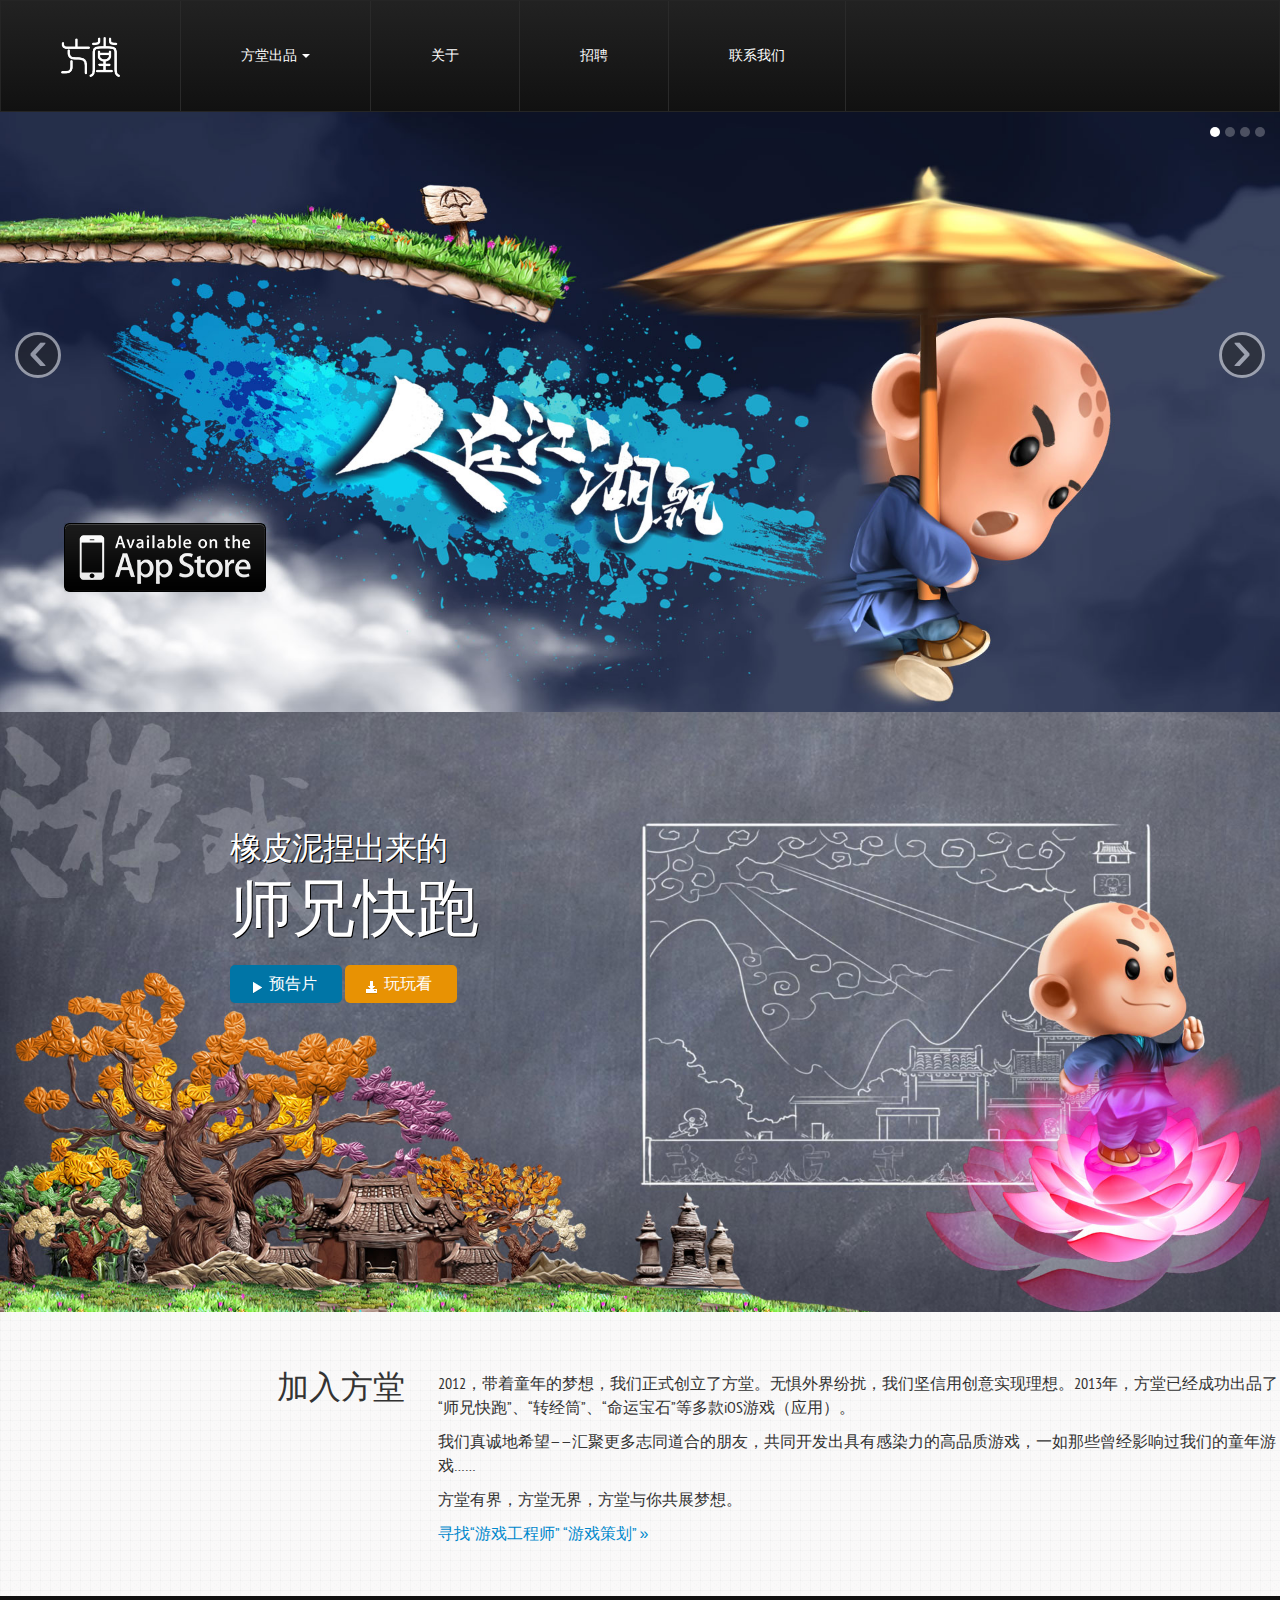
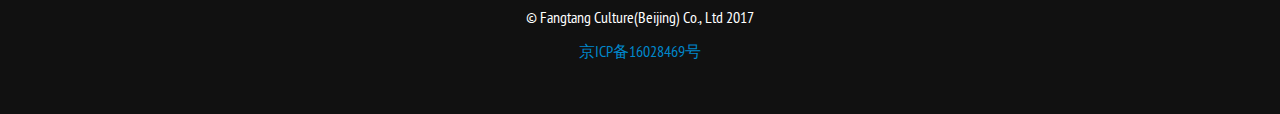
<file: index.html>
<!DOCTYPE html>
<!--[if lt IE 7]>      <html class="no-js lt-ie9 lt-ie8 lt-ie7"> <![endif]-->
<!--[if IE 7]>         <html class="no-js lt-ie9 lt-ie8"> <![endif]-->
<!--[if IE 8]>         <html class="no-js lt-ie9"> <![endif]-->
<!--[if gt IE 8]><!--> <html class="no-js"> <!--<![endif]-->
    <head>
        <meta charset="utf-8">
        <meta http-equiv="X-UA-Compatible" content="IE=edge,chrome=1">
        <title>方堂文化（北京）有限责任公司 ｜ 四方之堂，聚理想于四方之间，达宏志于四方之外</title>
        <meta name="description" content="">
        <meta name="viewport" content="width=device-width">

        <link rel="stylesheet" href="css/bootstrap.min.css">
        <link rel="stylesheet" href="css/bootstrap-responsive.min.css">
        <link rel="stylesheet" href="css/main.css">

        <script src="js/vendor/modernizr-2.6.2-respond-1.1.0.min.js"></script>
    </head>
    <body>
        <!--[if lt IE 7]>
            <p class="chromeframe">You are using an <strong>outdated</strong> browser. Please <a href="http://browsehappy.com/">upgrade your browser</a> or <a href="http://www.google.com/chromeframe/?redirect=true">activate Google Chrome Frame</a> to improve your experience.</p>
        <![endif]-->

        <!-- This code is taken from http://twitter.github.com/bootstrap/examples/hero.html -->
        <div class="navbar navbar-inverse">
            <div class="navbar-inner">
                <div class="container">
                    <a class="btn btn-navbar" data-toggle="collapse" data-target=".nav-collapse">
                        <span class="icon-bar"></span>
                        <span class="icon-bar"></span>
                        <span class="icon-bar"></span>
                    </a>
                    <a class="brand" href="index.html"><img src="img/logo.png" alt="fangtang" title="Fangtang"/></a>
                    <div class="nav-collapse collapse">
                        <ul class="nav">
                            <li class="dropdown">
                                <a href="#" class="dropdown-toggle" data-toggle="dropdown">方堂出品 <b class="caret"></b></a>
                                <ul class="dropdown-menu">
                                	<li><a href="https://itunes.apple.com/cn/app/wu-seng-kuai-pao/id646605665?mt=8" target="_blank">师兄快跑 <small class="en">iPhone/iPad</small></a></li>
                                    <li><a href="https://itunes.apple.com/cn/app/stone-of-destiny/id581137012" target="_blank">命运宝石 <small class="en">iPhone</small></a></li>
                                    <li><a href="https://itunes.apple.com/cn/app/ming-yun-bao-shihd/id583287502?mt=8" target="_blank">命运宝石HD <small class="en">iPad</small></a></li>
                                    <li><a href="https://itunes.apple.com/cn/app/zhuan-jing-tong/id633923947?mt=8" target="_blank">转经筒 <small class="en">iPhone/iPad</small></a></li>
                                    
                                </ul>
                            </li>
                            <li><a href="about.html">关于</a></li>
                            <li><a href="jobs.html">招聘</a></li>
                            <li><a href="contact.html">联系我们</a></li>
                            
                        </ul>
                        <ul class="nav pull-right">

                        </ul>
                    </div><!--/.nav-collapse -->
                </div>
            </div>
        </div>
		<div id="aboutCarousel" class="carousel slide">
		  <ol class="carousel-indicators">
		    <li data-target="#aboutCarousel" data-slide-to="0" class="active"></li>
		    <li data-target="#aboutCarousel" data-slide-to="1"></li>
		    <li data-target="#aboutCarousel" data-slide-to="2"></li>
		    <li data-target="#aboutCarousel" data-slide-to="3"></li>
		  </ol>
		  <!-- Carousel items -->
		  <div class="carousel-inner">
		  	<div class="active item">
		    <img src="img/slide4.jpg" />
		    <a class="carousel-action wskp-carousel-action" href="https://itunes.apple.com/cn/app/wu-seng-kuai-pao/id646605665?mt=8">
		    <img src="img/app_store.png" title="Available on the App Store" alt="Available on the App Store" />
		    </a>
		    </div>
		    <div class="item">
		    <img src="img/slide1.jpg" />
		    <a class="carousel-action mybs-carousel-action" href="https://itunes.apple.com/cn/app/stone-of-destiny/id581137012">
		    <img src="img/mybsactionbg.png" title="Available on the App Store" alt="Available on the App Store" />
		    </a>
		    </div>
		    <div class="item"><img src="img/slide2.jpg" />
			    <a class="carousel-action mybs-carousel-action" href="https://itunes.apple.com/cn/app/ming-yun-bao-shihd/id583287502?mt=8">
		    <img src="img/mybsactionbg.png" title="Available on the App Store" alt="Available on the App Store" />
		    </a>
		    </div>
		    <div class="item">
		    <img src="img/slide3.jpg" />
		    <a class="carousel-action zjt-carousel-action" href="https://itunes.apple.com/cn/app/zhuan-jing-tong/id633923947?mt=8">
		    <img src="img/app_store.png" title="Available on the App Store" alt="Available on the App Store" />
		    </a>
		    </div>

		  </div>
		  <!-- Carousel nav -->
		  <a class="carousel-control left" href="#aboutCarousel" data-slide="prev">&lsaquo;</a>
		  <a class="carousel-control right" href="#aboutCarousel" data-slide="next">&rsaquo;</a>
		</div>
		<div class="home-strategy">
		<div class="home-strategy-bg"><img src="img/centerbg.jpg" /></div>
		<section class="home-strategy-content">
        <h2 class="stylize"> 橡皮泥捏出来的 <br><big> 师兄快跑 </big></h2>
        
        <footer class="home-section-footer">
            <a class="button arrow-right" href="http://v.youku.com/v_show/id_XNjM4MDYyODY4.html" target="_blank"><i class="icon-play icon-white" style="position:relative;top:4px;left:-5px;"></i>预告片</a> <a class="button arrow-right" style="background-color:#e89203" href="https://itunes.apple.com/cn/app/wu-seng-kuai-pao/id646605665?mt=8" target="_blank"><i class="icon-download-alt icon-white" style="position:relative;top:4px;left:-5px;"></i>玩玩看</a>
        </footer>

        </section>
		
		</div>

        <div class="container-fluid home-joinus">

            <div class="row-fluid">
            	<div class="span4">
            		<h2>加入方堂</h2>
            		
            	</div>
                <div class="span8">

                    <p>
2012，带着童年的梦想，我们正式创立了方堂。无惧外界纷扰，我们坚信用创意实现理想。2013年，方堂已经成功出品了“师兄快跑”、“转经筒”、“命运宝石”等多款iOS游戏（应用）。</p>
<p>我们真诚地希望——汇聚更多志同道合的朋友，共同开发出具有感染力的高品质游戏，一如那些曾经影响过我们的童年游戏…… </p>

<p>方堂有界，方堂无界，方堂与你共展梦想。 </p>
                    <p><a class="button" href="#">寻找“游戏工程师” “游戏策划” &raquo;</a></p>
                    
                    
                </div>
                
            </div>
            

        </div> <!-- /container -->
        <footer class="pagefooter" style="text-align:center">
                <p>&copy; Fangtang Culture(Beijing) Co., Ltd 2017</p>
				<p><a href="http://www.miitbeian.gov.cn">京ICP备16028469号</a></p>
            </footer>
        <script src="js/vendor/jquery-1.8.3.min.js"></script>

        <script src="js/vendor/bootstrap.min.js"></script>

        <script src="js/main.js"></script>
    </body>
</html>
</file>
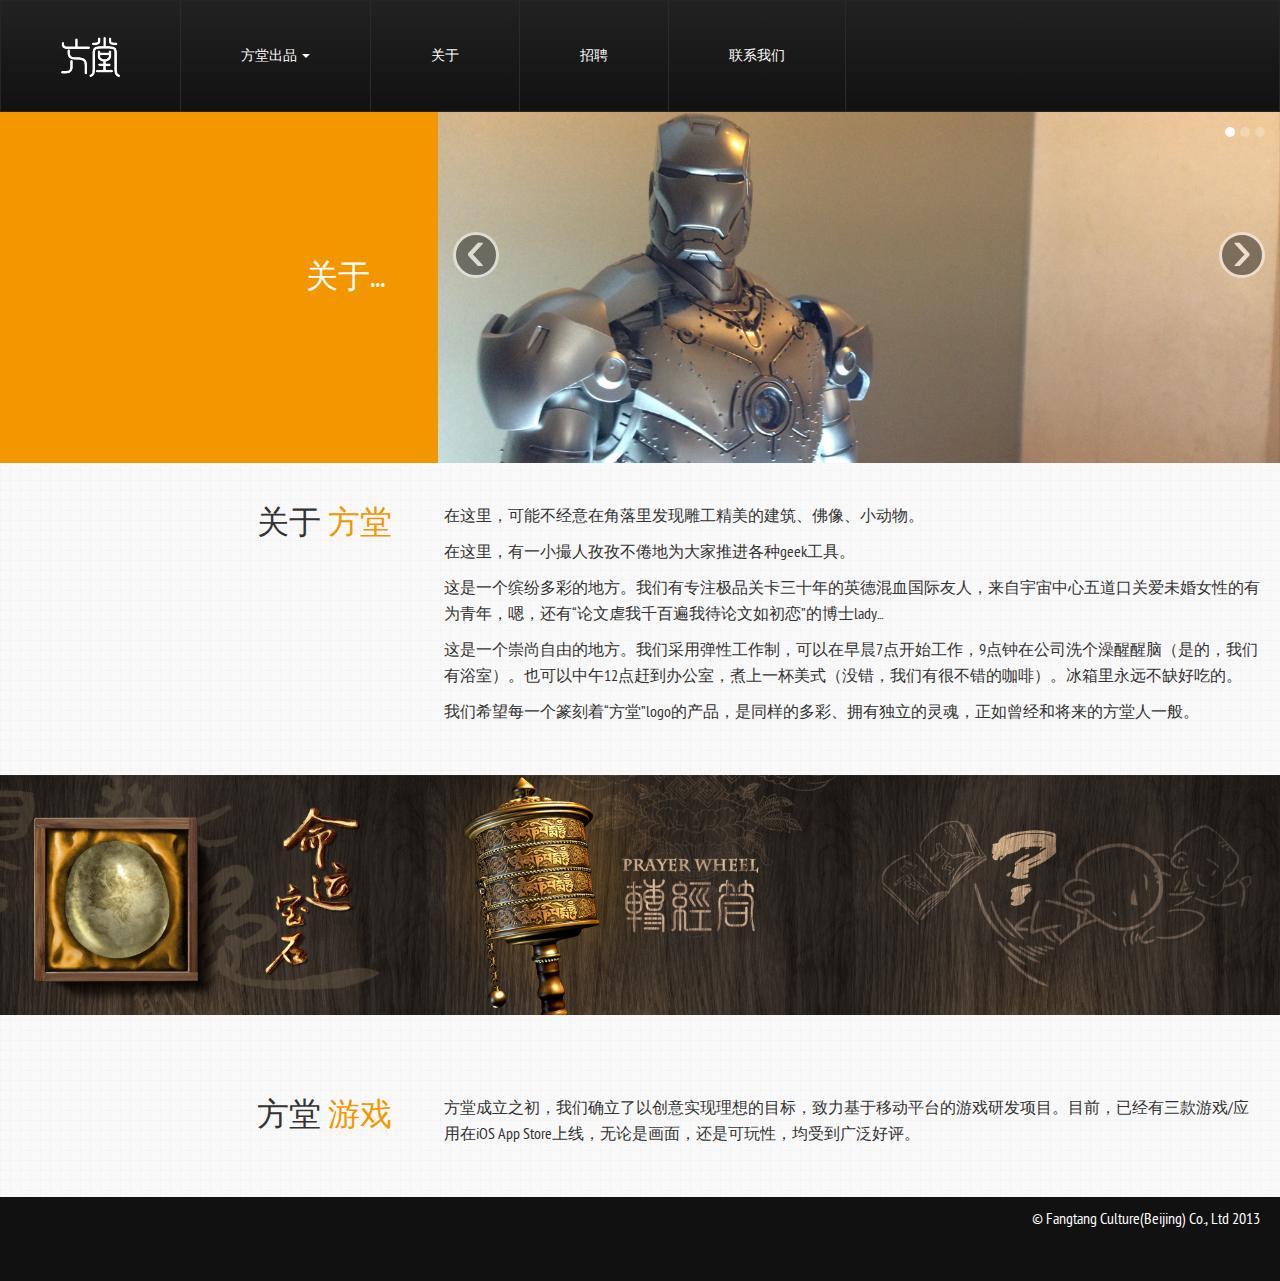
<file: about.html>
<!DOCTYPE html>
<!--[if lt IE 7]>      <html class="no-js lt-ie9 lt-ie8 lt-ie7"> <![endif]-->
<!--[if IE 7]>         <html class="no-js lt-ie9 lt-ie8"> <![endif]-->
<!--[if IE 8]>         <html class="no-js lt-ie9"> <![endif]-->
<!--[if gt IE 8]><!--> <html class="no-js"> <!--<![endif]-->
    <head>
        <meta charset="utf-8">
        <meta http-equiv="X-UA-Compatible" content="IE=edge,chrome=1">
        <title>关于我们 - 方堂文化（北京）有限责任公司</title>
        <meta name="description" content="">
        <meta name="viewport" content="width=device-width">

        <link rel="stylesheet" href="css/bootstrap.min.css">
        <link rel="stylesheet" href="css/bootstrap-responsive.min.css">
        <link rel="stylesheet" href="css/main.css">

        <script src="js/vendor/modernizr-2.6.2-respond-1.1.0.min.js"></script>
    </head>
    <body>
        <!--[if lt IE 7]>
            <p class="chromeframe">You are using an <strong>outdated</strong> browser. Please <a href="http://browsehappy.com/">upgrade your browser</a> or <a href="http://www.google.com/chromeframe/?redirect=true">activate Google Chrome Frame</a> to improve your experience.</p>
        <![endif]-->

        <!-- This code is taken from http://twitter.github.com/bootstrap/examples/hero.html -->
        <div class="navbar navbar-inverse">
            <div class="navbar-inner">
                <div class="container">
                    <a class="btn btn-navbar" data-toggle="collapse" data-target=".nav-collapse">
                        <span class="icon-bar"></span>
                        <span class="icon-bar"></span>
                        <span class="icon-bar"></span>
                    </a>
                    <a class="brand" href="index.html"><img src="img/logo.png" alt="fangtang" title="Fangtang"/></a>
                    <div class="nav-collapse collapse">
                        <ul class="nav">
                            <li class="dropdown">
                                <a href="#" class="dropdown-toggle" data-toggle="dropdown">方堂出品 <b class="caret"></b></a>
                                <ul class="dropdown-menu">
                                	<li><a href="https://itunes.apple.com/cn/app/wu-seng-kuai-pao/id646605665?mt=8" target="_blank">师兄快跑 <small class="en">iPhone/iPad</small></a></li>
                                    <li><a href="https://itunes.apple.com/cn/app/stone-of-destiny/id581137012" target="_blank">命运宝石 <small class="en">iPhone</small></a></li>
                                    <li><a href="https://itunes.apple.com/cn/app/ming-yun-bao-shihd/id583287502?mt=8" target="_blank">命运宝石HD <small class="en">iPad</small></a></li>
                                    <li><a href="https://itunes.apple.com/cn/app/zhuan-jing-tong/id633923947?mt=8" target="_blank">转经筒 <small class="en">iPhone/iPad</small></a></li>
                                    
                                </ul>
                            </li>
                            <li class="current"><a href="about.html">关于</a></li>
                            <li><a href="jobs.html">招聘</a></li>
                            <li><a href="contact.html">联系我们</a></li>
                            
                        </ul>
                        <ul class="nav pull-right">

                        </ul>
                    </div><!--/.nav-collapse -->

                </div>
            </div>
        </div>
		<div class="subpage-title">
			<div class="container-fluid">
				<div class="row-fluid">
					<div class="span4">
						<h1>关于...</h1>
					</div>
					<div class="span8">
						<div id="myCarousel" class="carousel slide">
						  <ol class="carousel-indicators">
						    <li data-target="#myCarousel" data-slide-to="0" class="active"></li>
						    <li data-target="#myCarousel" data-slide-to="1"></li>
						    <li data-target="#myCarousel" data-slide-to="2"></li>
						  </ol>
						  <!-- Carousel items -->
						  <div class="carousel-inner">
						    <div class="active item">
						    <img src="img/about-slide1.jpg" />
						    </div>
						    <div class="item"><img src="img/about-slide2.jpg" />
						    </div>
						    <div class="item">
						    <img src="img/about-slide3.jpg" />
						    </div>
						  </div>
						  <!-- Carousel nav -->
						  <a class="carousel-control left" href="#myCarousel" data-slide="prev">&lsaquo;</a>
						  <a class="carousel-control right" href="#myCarousel" data-slide="next">&rsaquo;</a>
						</div>
					</div>
				</div>
			</div>
		</div>

        <div class="container-fluid subpage-block">

            <div class="row-fluid">
            	<div class="span4">
            		<h2>关于 <span class="fgorange">方堂</span></h2>
            	</div>
                <div class="span8">
					<p>在这里，可能不经意在角落里发现雕工精美的建筑、佛像、小动物。</p>
					<p>在这里，有一小撮人孜孜不倦地为大家推进各种geek工具。</p>
                    <p>这是一个缤纷多彩的地方。我们有专注极品关卡三十年的英德混血国际友人，来自宇宙中心五道口关爱未婚女性的有为青年，嗯，还有“论文虐我千百遍我待论文如初恋”的博士lady...</p>
                   
                   <p>这是一个崇尚自由的地方。我们采用弹性工作制，可以在早晨7点开始工作，9点钟在公司洗个澡醒醒脑（是的，我们有浴室）。也可以中午12点赶到办公室，煮上一杯美式（没错，我们有很不错的咖啡）。冰箱里永远不缺好吃的。</p>
                   <p>我们希望每一个篆刻着“方堂”logo的产品，是同样的多彩、拥有独立的灵魂，正如曾经和将来的方堂人一般。</p>
                </div>
                
            </div>
            

        </div> <!-- /container -->
        <div class="about-games clearfix">
        		<div class="about-game-item"><a href="https://itunes.apple.com/cn/app/stone-of-destiny/id581137012"><img src="img/about-sd.jpg" /></a></div>
        		<div class="about-game-item"><a href="https://itunes.apple.com/cn/app/zhuan-jing-tong/id633923947?mt=8"><img src="img/about-pw.jpg" /></a></div>
        		<div class="about-game-item"><a href="https://itunes.apple.com/cn/app/wu-seng-kuai-pao/id646605665?mt=8" target="_blank"><img src="img/about-wm.jpg" /></a></div>
        </div>
        <div class="container-fluid subpage-block">

            <div class="row-fluid">
            	<div class="span4">
            		<h2>方堂 <span class="fgorange">游戏</span></h2>
            	</div>
                <div class="span8">
					<p>方堂成立之初，我们确立了以创意实现理想的目标，致力基于移动平台的游戏研发项目。目前，已经有三款游戏/应用在iOS App Store上线，无论是画面，还是可玩性，均受到广泛好评。</p>

                </div>
                
            </div>
            

        </div> <!-- /container -->
        <footer class="pagefooter">
                <p>&copy; Fangtang Culture(Beijing) Co., Ltd 2013</p>
            </footer>
        <script src="js/vendor/jquery-1.8.3.min.js"></script>

        <script src="js/vendor/bootstrap.min.js"></script>

        <script src="js/main.js"></script>
    </body>
</html>
</file>
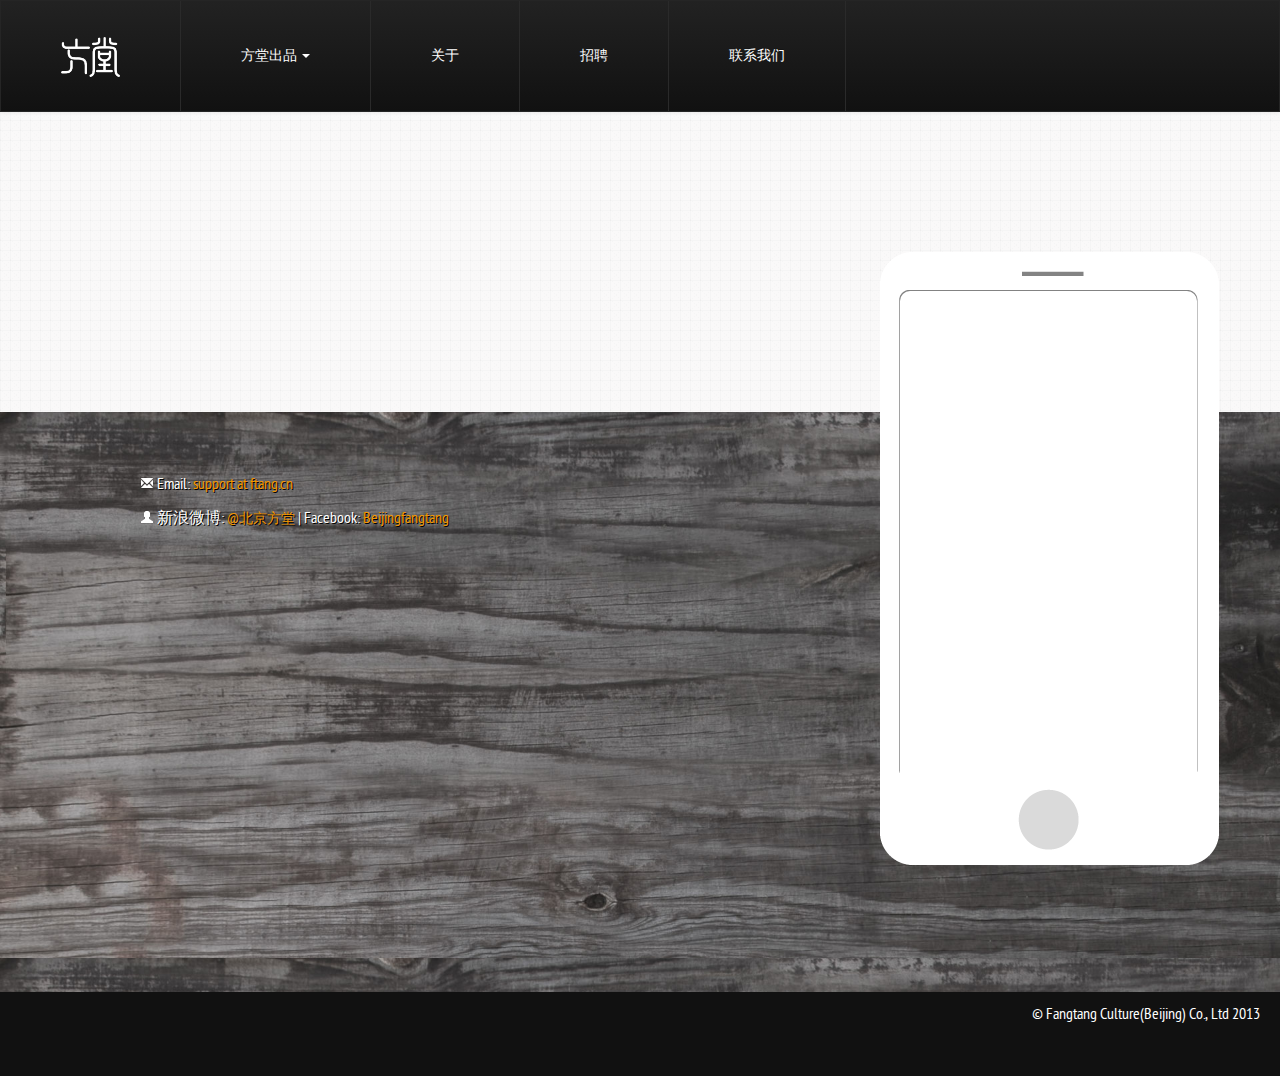
<file: contact.html>
<!DOCTYPE html>
<!--[if lt IE 7]>      <html class="no-js lt-ie9 lt-ie8 lt-ie7"> <![endif]-->
<!--[if IE 7]>         <html class="no-js lt-ie9 lt-ie8"> <![endif]-->
<!--[if IE 8]>         <html class="no-js lt-ie9"> <![endif]-->
<!--[if gt IE 8]><!--> <html class="no-js" xmlns:wb=“http://open.weibo.com/wb”> <!--<![endif]-->
    <head>
        <meta charset="utf-8">
        <meta http-equiv="X-UA-Compatible" content="IE=edge,chrome=1">
        <title>联系我们 - 方堂文化（北京）有限公司</title>
        <meta name="description" content="">
        <meta name="viewport" content="width=device-width">
        <link rel="stylesheet" href="css/bootstrap.min.css">
        <link rel="stylesheet" href="css/bootstrap-responsive.min.css">
        <link rel="stylesheet" href="css/main.css">

        <script src="js/vendor/modernizr-2.6.2-respond-1.1.0.min.js"></script>
        <script type="text/javascript" src="http://api.map.baidu.com/api?v=1.5&ak=D365a13a38a7ed5e8dabffc80e8e8421"></script>
        <script type="text/javascript" src="http://api.map.baidu.com/library/SearchInfoWindow/1.5/src/SearchInfoWindow_min.js"></script>
        <script src="http://tjs.sjs.sinajs.cn/open/api/js/wb.js" type="text/javascript" charset="utf-8"></script>
<link rel="stylesheet" href="http://api.map.baidu.com/library/SearchInfoWindow/1.5/src/SearchInfoWindow_min.css" />
    </head>
    <body>
        <!--[if lt IE 7]>
            <p class="chromeframe">You are using an <strong>outdated</strong> browser. Please <a href="http://browsehappy.com/">upgrade your browser</a> or <a href="http://www.google.com/chromeframe/?redirect=true">activate Google Chrome Frame</a> to improve your experience.</p>
        <![endif]-->

        <!-- This code is taken from http://twitter.github.com/bootstrap/examples/hero.html -->
        <div class="navbar navbar-inverse">
            <div class="navbar-inner">
                <div class="container">
                    <a class="btn btn-navbar" data-toggle="collapse" data-target=".nav-collapse">
                        <span class="icon-bar"></span>
                        <span class="icon-bar"></span>
                        <span class="icon-bar"></span>
                    </a>
                    <a class="brand" href="index.html"><img src="img/logo.png" alt="fangtang" title="Fangtang"/></a>
                   <div class="nav-collapse collapse">
                        <ul class="nav">
                            <li class="dropdown">
                                <a href="#" class="dropdown-toggle" data-toggle="dropdown">方堂出品 <b class="caret"></b></a>
                                <ul class="dropdown-menu">
                                	<li><a href="https://itunes.apple.com/cn/app/wu-seng-kuai-pao/id646605665?mt=8" target="_blank">师兄快跑 <small class="en">iPhone/iPad</small></a></li>
                                    <li><a href="https://itunes.apple.com/cn/app/stone-of-destiny/id581137012" target="_blank">命运宝石 <small class="en">iPhone</small></a></li>
                                    <li><a href="https://itunes.apple.com/cn/app/ming-yun-bao-shihd/id583287502?mt=8" target="_blank">命运宝石HD <small class="en">iPad</small></a></li>
                                    <li><a href="https://itunes.apple.com/cn/app/zhuan-jing-tong/id633923947?mt=8" target="_blank">转经筒 <small class="en">iPhone/iPad</small></a></li>
                                    
                                </ul>
                            </li>
                            <li><a href="about.html">关于</a></li>
                            <li><a href="jobs.html">招聘</a></li>
                            <li class="current"><a href="contact.html">联系我们</a></li>
                            
                        </ul>
                        <ul class="nav pull-right">

                        </ul>
                    </div><!--/.nav-collapse -->
                </div>
            </div>
        </div>
		<div id="map"></div>
        <div class="container-fluid contactUs-block">

            <div class="row-fluid">
            	<div class="span6">
            		<div class="contactUs-content">
                    <br/>
                    <p><i class="icon-envelope icon-white"></i> Email: <a href="mailto:support@ftang.cn">support at ftang.cn</a></p>
                    <p><i class="icon-user icon-white"></i> 新浪微博: <small><a href="http://www.weibo.com/beijingfangtang/">@北京方堂</a></small>  | Facebook: <a href="http://www.facebook.com/www.facebook.com/beijingfangtang/">Beijingfangtang</a></p>
            		</div>
                </div>
            	<div class="span6" id="phone-wrapper">
            		<div id="phone">
            			<div id="weibo">
            			<iframe id="sina_widget_3155896215" style="width:100%; height:490px;" frameborder="0" scrolling="no" src="http://v.t.sina.com.cn/widget/widget_blog.php?uid=3155896215&height=490&skin=wd_01&showpic=1"></iframe>
            			</div>
            		</div>
            	</div>
                
                
                
            </div>
            

        </div> <!-- /container -->

        <footer class="pagefooter">
                <p>&copy; Fangtang Culture(Beijing) Co., Ltd 2013</p>
            </footer>
        <script src="js/vendor/jquery-1.8.3.min.js"></script>
        <script src="js/vendor/bootstrap.min.js"></script>
        
        <script src="js/main.js"></script>
        <script type="text/javascript">
		var map = new BMap.Map("map");
var point = new BMap.Point(116.515901,39.901759);
map.centerAndZoom(point,14);
var marker1 = new BMap.Marker(point);  // 创建标注
map.addOverlay(marker1);              // 将标注添加到地图中
var content = '<div style="margin:0;line-height:20px;padding:2px;">'+
                    '地址：北京市朝阳区广渠路竞园艺术中心1号库<br/>Email：<a href="mailto:support@ftang.cn">support@ftang.cn</a>' +
                  '</div>';
//创建信息窗口
//创建检索信息窗口对象
    var searchInfoWindow = null;
	searchInfoWindow = new BMapLib.SearchInfoWindow(map, content, {
			title  : "方堂文化（北京）有限公司",      //标题
			width  : 290,             //宽度
			height : 55,              //高度
			panel  : "panel",         //检索结果面板
			enableAutoPan : true,     //自动平移
			searchTypes   :[
				BMAPLIB_TAB_TO_HERE,  //到这里去
				BMAPLIB_TAB_FROM_HERE //从这里出发
			]
		});
		searchInfoWindow.open(marker1); //在marker上打开检索信息串口
		</script>
    </body>
</html>
</file>
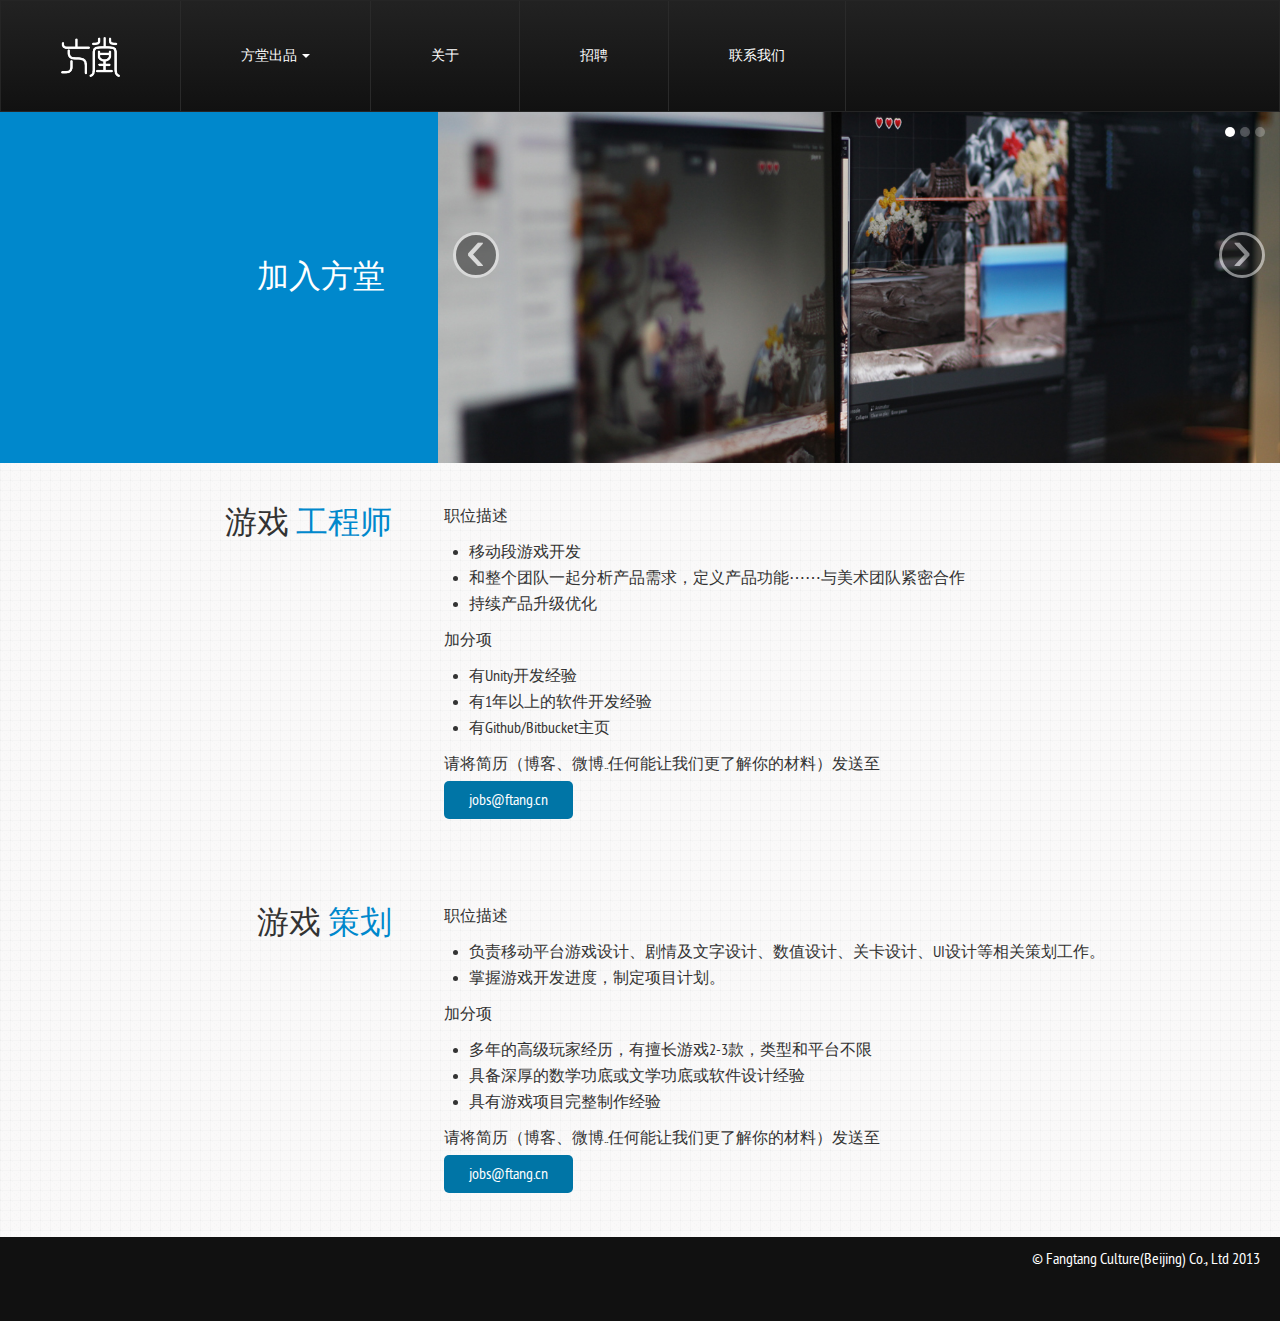
<file: jobs.html>
<!DOCTYPE html>
<!--[if lt IE 7]>      <html class="no-js lt-ie9 lt-ie8 lt-ie7"> <![endif]-->
<!--[if IE 7]>         <html class="no-js lt-ie9 lt-ie8"> <![endif]-->
<!--[if IE 8]>         <html class="no-js lt-ie9"> <![endif]-->
<!--[if gt IE 8]><!--> <html class="no-js"> <!--<![endif]-->
    <head>
        <meta charset="utf-8">
        <meta http-equiv="X-UA-Compatible" content="IE=edge,chrome=1">
        <title>加入我们 - 方堂文化（北京）有限责任公司</title>
        <meta name="description" content="">
        <meta name="viewport" content="width=device-width">

        <link rel="stylesheet" href="css/bootstrap.min.css">
        <link rel="stylesheet" href="css/bootstrap-responsive.min.css">
        <link rel="stylesheet" href="css/main.css">

        <script src="js/vendor/modernizr-2.6.2-respond-1.1.0.min.js"></script>
    </head>
    <body>
        <!--[if lt IE 7]>
            <p class="chromeframe">You are using an <strong>outdated</strong> browser. Please <a href="http://browsehappy.com/">upgrade your browser</a> or <a href="http://www.google.com/chromeframe/?redirect=true">activate Google Chrome Frame</a> to improve your experience.</p>
        <![endif]-->

        <!-- This code is taken from http://twitter.github.com/bootstrap/examples/hero.html -->
        <div class="navbar navbar-inverse">
            <div class="navbar-inner">
                <div class="container">
                    <a class="btn btn-navbar" data-toggle="collapse" data-target=".nav-collapse">
                        <span class="icon-bar"></span>
                        <span class="icon-bar"></span>
                        <span class="icon-bar"></span>
                    </a>
                    <a class="brand" href="index.html"><img src="img/logo.png" alt="fangtang" title="Fangtang"/></a>
                    <div class="nav-collapse collapse">
                        <ul class="nav">
                            <li class="dropdown">
                                <a href="#" class="dropdown-toggle" data-toggle="dropdown">方堂出品 <b class="caret"></b></a>
                                <ul class="dropdown-menu">
                                	<li><a href="https://itunes.apple.com/cn/app/wu-seng-kuai-pao/id646605665?mt=8" target="_blank">师兄快跑 <small class="en">iPhone/iPad</small></a></li>
                                    <li><a href="https://itunes.apple.com/cn/app/stone-of-destiny/id581137012" target="_blank">命运宝石 <small class="en">iPhone</small></a></li>
                                    <li><a href="https://itunes.apple.com/cn/app/ming-yun-bao-shihd/id583287502?mt=8" target="_blank">命运宝石HD <small class="en">iPad</small></a></li>
                                    <li><a href="https://itunes.apple.com/cn/app/zhuan-jing-tong/id633923947?mt=8" target="_blank">转经筒 <small class="en">iPhone/iPad</small></a></li>
                                    
                                </ul>
                            </li>
                            <li><a href="about.html">关于</a></li>
                            <li class="current"><a href="jobs.html">招聘</a></li>
                            <li><a href="contact.html">联系我们</a></li>
                            
                        </ul>
                        <ul class="nav pull-right">

                        </ul>
                    </div><!--/.nav-collapse -->
                </div>
            </div>
        </div>
		<div class="subpage-title joinUs-title">
			<div class="container-fluid">
				<div class="row-fluid">
					<div class="span4">
						<h1>加入方堂</h1>
					</div>
					<div class="span8">
						<div id="myCarousel" class="carousel slide">
						  <ol class="carousel-indicators">
						    <li data-target="#myCarousel" data-slide-to="0" class="active"></li>
						    <li data-target="#myCarousel" data-slide-to="1"></li>
						    <li data-target="#myCarousel" data-slide-to="2"></li>
						  </ol>
						  <!-- Carousel items -->
						  <div class="carousel-inner">
						    <div class="active item">
						    <img src="img/about-slide3.jpg" />
						    </div>
						    <div class="item"><img src="img/about-slide2.jpg" />
						    </div>
						    <div class="item">
						    <img src="img/about-slide1.jpg" />
						    </div>
						  </div>
						  <!-- Carousel nav -->
						  <a class="carousel-control left" href="#myCarousel" data-slide="prev">&lsaquo;</a>
						  <a class="carousel-control right" href="#myCarousel" data-slide="next">&rsaquo;</a>
						</div>
					</div>
				</div>
			</div>
		</div>
        <div class="container-fluid subpage-block">

            <div class="row-fluid">
            	<div class="span4">
            		<h2>游戏 <span class="fgblue">工程师</span></h2>
            	</div>
                <div class="span8">

                <p>职位描述</p>
                <ul>
                <li>移动段游戏开发</li>
                <li>和整个团队一起分析产品需求，定义产品功能⋯⋯与美术团队紧密合作</li>
                <li>持续产品升级优化</li>
                </ul>
                <p>加分项</p>
                <ul>
                <li>有Unity开发经验</li>
                <li>有1年以上的软件开发经验</li>
                <li>有Github/Bitbucket主页</li>
                </ul>
                <p>请将简历（博客、微博..任何能让我们更了解你的材料）发送至</p>
                <p><a class="button" href="mailto:jobs@ftang.cn">jobs@ftang.cn</a></p>
                   
                </div>
                
            </div>
            

        </div> <!-- /container -->
        <div class="container-fluid subpage-block">

            <div class="row-fluid">
            	<div class="span4">
            		<h2>游戏 <span class="fgblue">策划</span></h2>
            	</div>
                <div class="span8">

                <p>职位描述</p>
                <ul>
                <li>负责移动平台游戏设计、剧情及文字设计、数值设计、关卡设计、UI设计等相关策划工作。</li>
                <li>掌握游戏开发进度，制定项目计划。</li>
                </ul>
                <p>加分项</p>
                <ul>
                <li>多年的高级玩家经历，有擅长游戏2-3款，类型和平台不限</li>
                <li>具备深厚的数学功底或文学功底或软件设计经验</li>
                <li>具有游戏项目完整制作经验</li>
                </ul>
                <p>请将简历（博客、微博..任何能让我们更了解你的材料）发送至</p>
                <p><a class="button" href="mailto:jobs@ftang.cn">jobs@ftang.cn</a></p>
                </div>
                
            </div>
            

        </div> <!-- /container -->
        <footer class="pagefooter">
                <p>&copy; Fangtang Culture(Beijing) Co., Ltd 2013</p>
            </footer>
        <script src="js/vendor/jquery-1.8.3.min.js"></script>

        <script src="js/vendor/bootstrap.min.js"></script>

        <script src="js/main.js"></script>
    </body>
</html>
</file>
<file: css/main.css>
/* ==========================================================================
   Author's custom styles
   ========================================================================== */

@font-face {
    font-family: 'PTSansRegular';
    src: url('font/PTS55F-webfont.eot');
    src: url('font/PTS55F-webfont.eot?#iefix') format('embedded-opentype'),
         url('font/PTS55F-webfont.woff') format('woff'),
         url('font/PTS55F-webfont.ttf') format('truetype'),
         url('font/PTS55F-webfont.svg#PTSansRegular') format('svg');
    font-weight: normal;
    font-style: normal;

}

@font-face {
    font-family: 'PTSansNarrowBold';
    src: url('font/PTN77F-webfont.eot');
    src: url('font/PTN77F-webfont.eot?#iefix') format('embedded-opentype'),
         url('font/PTN77F-webfont.woff') format('woff'),
         url('font/PTN77F-webfont.ttf') format('truetype'),
         url('font/PTN77F-webfont.svg#PTSansNarrowBold') format('svg');
    font-weight: normal;
    font-style: normal;

}


@font-face {
    font-family: 'PTSansNarrowRegular';
    src: url('font/PTN57F-webfont.eot');
    src: url('font/PTN57F-webfont.eot?#iefix') format('embedded-opentype'),
         url('font/PTN57F-webfont.woff') format('woff'),
         url('font/PTN57F-webfont.ttf') format('truetype'),
         url('font/PTN57F-webfont.svg#PTSansNarrowRegular') format('svg');
    font-weight: normal;
    font-style: normal;

}

body {
	font-family: 'Microsoft Yahei', 'Yahei','PTSansNarrowRegular',sans-serif;
	font-size: 16px;
	background: url(../img/bg-site.gif);
	max-width: 1920px;
	margin: 0 auto;
}
.en {
	font-family: 'PTSansNarrowRegular',sans-serif;
}
.carousel {
	font-family: sans-serif;
}
h2 {
	font-weight: normal;
}
.navbar {
	margin-bottom: 0;
	font-size: 14px;
}
.navbar .nav>li>a {
	color: #fff;
}
.navbar-inverse .nav li.dropdown>.dropdown-toggle .caret {
	border-bottom-color: #FFF;
	border-top-color: #FFF;
}
.navbar-inverse .navbar-inner {
	border-radius: 0;
}
.navbar-inverse .nav li a:hover,
.navbar-inverse .nav li a:active,
.navbar-inverse .nav li a:focus,
.navbar-inverse .nav li.dropdown.open>.dropdown-toggle, .navbar-inverse .nav li.dropdown.active>.dropdown-toggle, .navbar-inverse .nav li.dropdown.open.active>.dropdown-toggle {
	color: #c98e2f;
}
.navbar-inverse .nav li.dropdown>.dropdown-toggle:hover .caret,
.navbar-inverse .nav li.dropdown>.dropdown-toggle:active .caret,
.navbar-inverse .nav li.dropdown>.dropdown-toggle:focus .caret,
.navbar-inverse .nav li.dropdown.open>.dropdown-toggle .caret, .navbar-inverse .nav li.dropdown.active>.dropdown-toggle .caret, .navbar-inverse .nav li.dropdown.open.active>.dropdown-toggle .caret {
	border-top-color: #c98e2f;
	border-bottom-color: #c98e2f;
}
.brand img {
	height: 40px;
}

.carousel-action {
	position: absolute;
	right: 5%;
	bottom: 20%;
}
.wskp-carousel-action {
	right: auto;
	left: 5%;
}
.carousel {
	margin-bottom: 0;
}
.home-strategy {
	position: relative;
	text-shadow: 1px 1px 0 #000;
	overflow: hidden;
}
.home-strategy-bg {

}
.container {
	
}
.home-strategy-content {
	position: absolute;
	left: 0;
	top: 0;
	color: #FFF;
	width: 480px;
	top:18%;
	left: 18%;
	line-height: 1.5;
}
.home-section-footer {
	margin-top: 20px;
}
.home-section-footer .button,.subpage-block .button {
	background: #0075a6;
	border-radius: 5px;
	padding: 10px 25px;
	color: #FFF;
	text-shadow: none;
}
.stylize{
	letter-spacing: -1px;
}
.stylize big {
	font-size: 2em;
	line-height: 1.3;
	color: #FFF;
	text-transform: none;
}

.pagefooter {
	background: #111;
	color: #FFF;
	margin-bottom: 0;
	padding: 10px 20px 40px;
	text-align: right;
}
.home-joinus {
	padding: 60px 0 40px;
}
.home-joinus h2 {
	font-size: 2em;
	line-height: 1em;
	text-align: right;
	margin-top: 0;
}
p {
	line-height: 1.5;
}
.subpage-title {
	background: #f39700;
	background-size:auto 100%;
}
.subpage-title h1 {
	color: #FFF;
	font-weight: normal;
	font-size: 2em;
	padding: 33.3% 20px 0 0;
	text-align: right;
}
.subpage-title .container-fluid{
	padding: 0;
}
.subpage-block {
	padding: 40px 20px;
}
.subpage-block h2 {
	text-align: right;
	padding-right: 20px;
	margin-top: 0;
	font-size: 2em;
}
.subpage-block p,.subpage-block li {
	line-height: 26px;
}
.about-games {
	padding: 0 0 40px;
}
.about-game-item {
	width: 33.33333%;
	margin: 0;
	padding: 0;
	float: left;
	display: inline-block;
	text-align: center;
}
.carousel-inner>.item>img, .carousel-inner>.item>a>img {
	width: 100%;
}
.fgblue {
	color: #08c;
}
.fgorange {
	color: #f39700;
}
.joinUs-title {
	background: #08c;
}
#map { height: 300px; }
.contactUs-block {
	background: url(../img/wood-d.jpg) center top;
	background-size:100% auto;
	padding: 40px;
	color: #FFF;
	text-shadow: 1px 1px 0 #000;
}
.contactUs-block a {
	color: #f39700;
}
#phone {
	background: url(../img/phone.png) no-repeat left center;
	height: 613px;
	max-width: 100%;
	margin: 0 auto;
	width: 340px;
}
#weibo {
	width: 297px;
	background: #FFF;
	margin-top: 39px;
	margin-left: 20px;
	border-radius: 10px;
	overflow: hidden;
}
.followbutton {
	width: 150px;
	display: inline-block;
	text-shadow: none;
}
#phone-wrapper {
		position: relative;
		height: 500px;
}
.monkitem {
	background-color: #000;
	text-align: center;
}
@media (min-width: 979px) {
	.navbar .nav>li>a {
		line-height: 90px;
		padding:10px 60px;
	}
	.navbar .brand {
		padding-left: 60px;
		padding-right: 60px;
	}
	.navbar .nav>li,.brand {
		
		border-right: 1px solid #2a2a2a;
	}
	.brand {
		line-height: 90px;
	}
	.navbar .nav .dropdown-toggle .caret {
		margin-top: 43px;
	}
	.contactUs-content {
		padding-left: 100px;
	}
	#phone {
		position: absolute;
		top: -200px;
		right: 20px;
	}
}
@media (max-width: 979px) {
	.stylize {
		font-size: 1em;
		letter-spacing: 1px;
		line-height: 1.2em;
	}
	.btn-navbar {
		margin-top: 15px;
	}
	#phone {
		position: absolute;
		top: -100px;
		right: -10px;
	}
}

@media (max-width: 767px) {
	body {
		padding:0;
	}

	.home-joinus {
		padding-left: 20px;
		padding-right: 20px;
	}
	.home-joinus h2 {
		text-align: left;
	}
	.carousel-action {
		right:15px;
		bottom:15px;
		width:30%;
	}
	.home-strategy-content {
		top:10%;
	}
	.stylize {
		font-size:1.2;
		letter-spacing:1px;
		line-height:1.2em;
	}
	.home-strategy-bg {
		width: 100%;
		height: 390px;
		overflow: hidden;
	}
	.home-strategy-content {
		width: 80%;
	}
	.home-strategy-bg img{
		max-width: none;
	}
	.about-game-item {
		display: block;
		width: 100%;
		margin: 0 auto;
		float: none;
	}
	.subpage-title h1 {
		font-size: 2em;
		padding: 0;
		line-height: 2em;
		padding-right: 20px;
	}
	#phone-wrapper {
		display: none;
	}
	.contactUs-block {
		padding: 40px 20px;
	}
}
</file>
